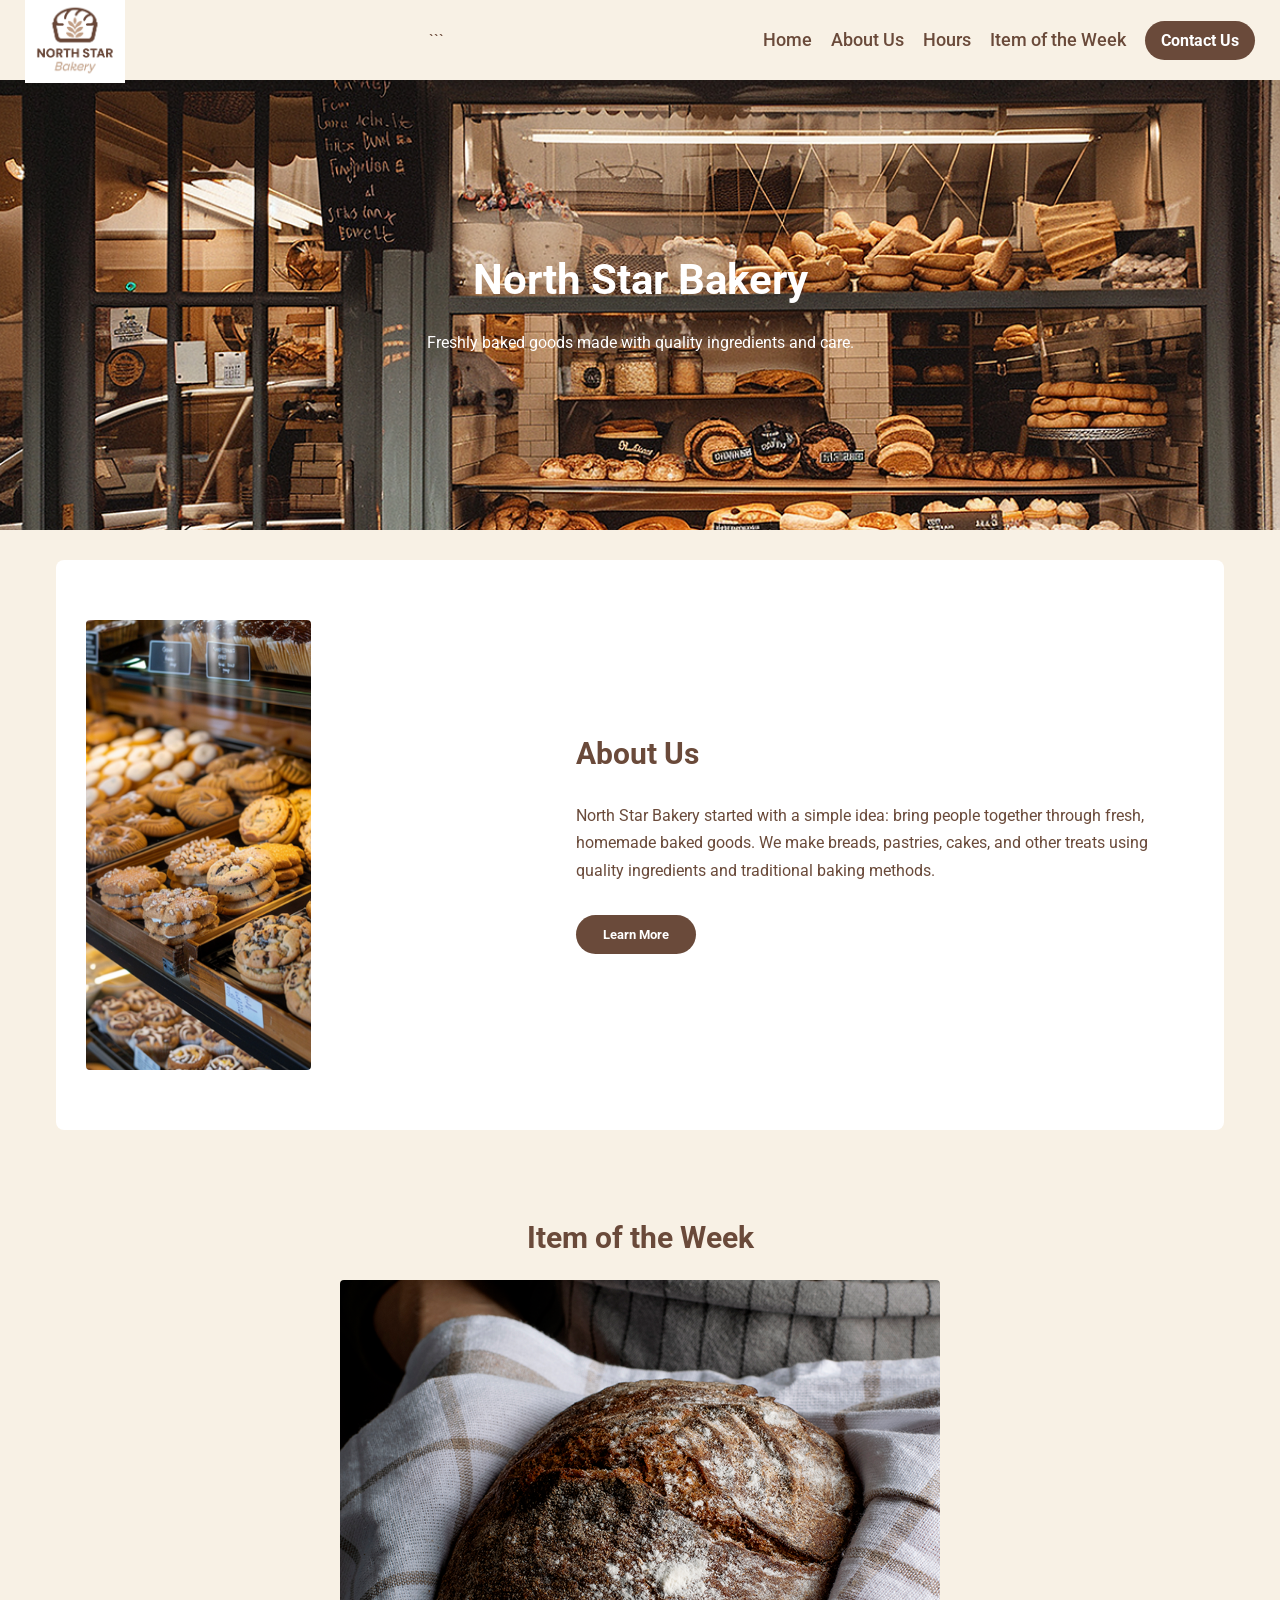
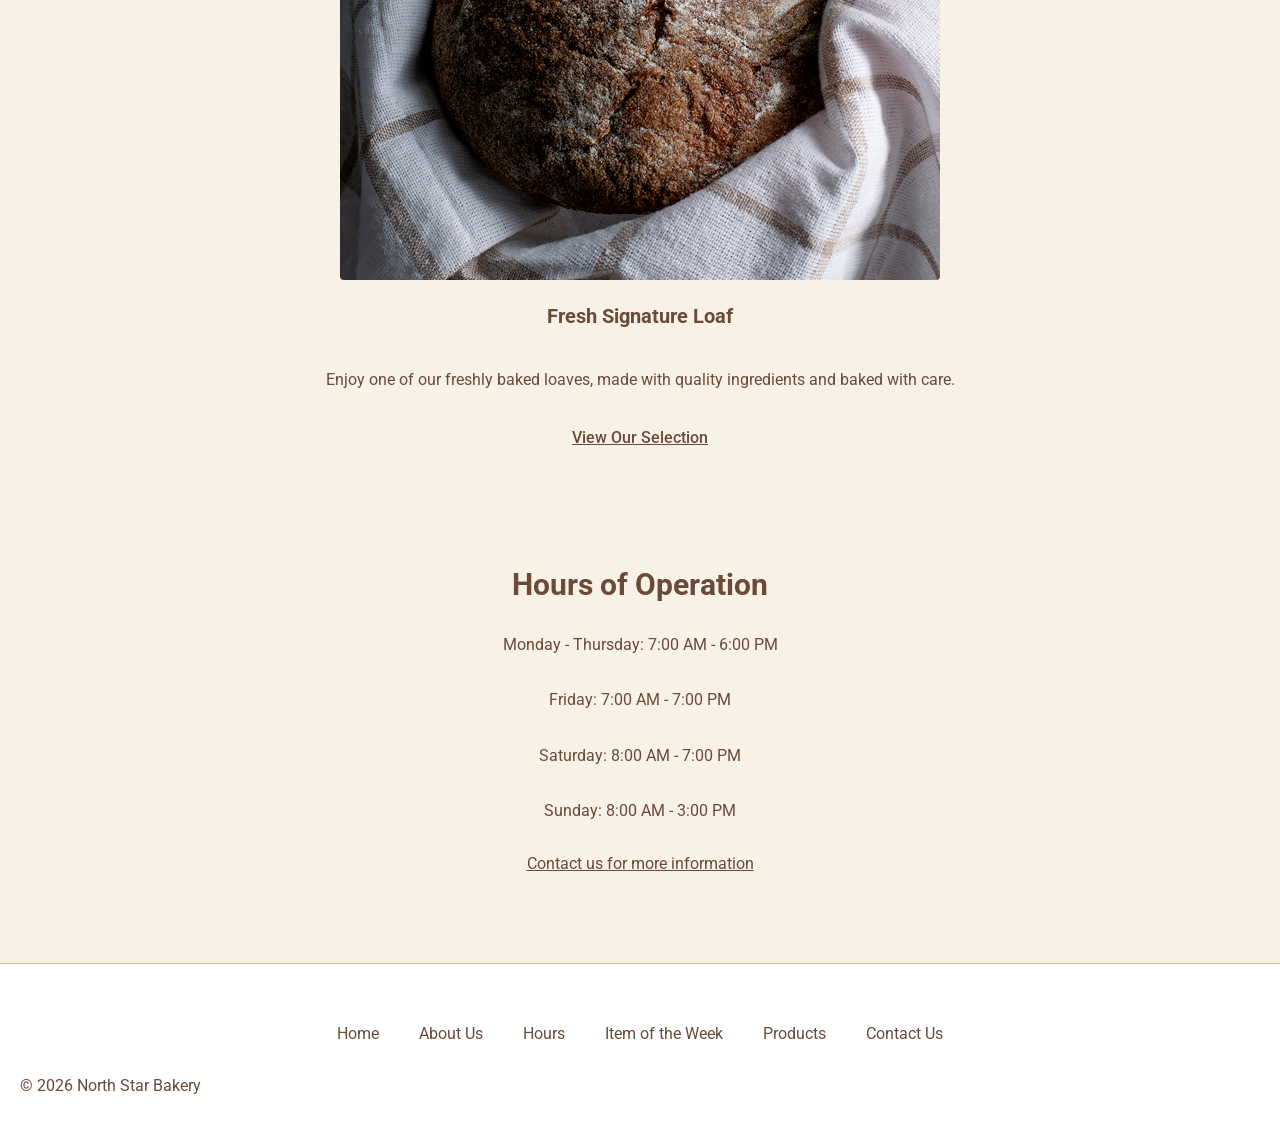
<file: index.html>
<!doctype html>

<html lang="en">
  <head>
    <meta charset="UTF-8" />
    <meta name="viewport" content="width=device-width, initial-scale=1.0" />
    <meta
      name="description"
      content="North Star Bakery offers fresh breads, pastries, cakes, and other homemade baked goods."
    />
    <title>North Star Bakery</title>
    <link rel="stylesheet" href="style.css" />
  </head>

  <body>
    <!-- Navigation -->
    <nav>
      <div class="nav__container">
        <img
          src="assets/bakery-logo_c.png"
          alt="North Star Bakery logo"
          class="nav__logo"
        />

        ```
        <div class="nav__links">
          <a href="#home" class="nav__link">Home</a>
          <a href="#about" class="nav__link">About Us</a>
          <a href="#hours" class="nav__link">Hours</a>
          <a href="#item" class="nav__link">Item of the Week</a>
          <a href="contact.html" class="nav__link">
            <button class="nav__button">Contact Us</button>
          </a>
        </div>
      </div>
    </nav>

    <!-- Main Section -->
    <header id="home">
      <h1 class="home__title">North Star Bakery</h1>

      <p class="home__para">
        Freshly baked goods made with quality ingredients and care.
      </p>
    </header>

    <main>
      <!-- About Us -->
      <section id="about">
        <picture>
          <source
            media="(max-width: 600px)"
            srcset="assets/bakery-feature-small_c.png"
          />

          <img
            src="assets/bakery-feature-small_c.png"
            alt="Fresh baked bread and pastries at North Star Bakery"
            class="about__image"
          />
        </picture>

        <div class="about__container">
          <h2 class="about__title">About Us</h2>

          <p class="about__para">
            North Star Bakery started with a simple idea: bring people together
            through fresh, homemade baked goods. We make breads, pastries,
            cakes, and other treats using quality ingredients and traditional
            baking methods.
          </p>

          <a href="about.html" class="about__button-link">
            <button class="about__button">Learn More</button>
          </a>
        </div>
      </section>

      <!-- Item of the Week -->
      <section id="item">
        <h2 class="item__title">Item of the Week</h2>

        <img
          src="assets/bakery-signature-loaf_c.png"
          alt="Freshly baked signature loaf from North Star Bakery"
          class="item__image"
        />

        <p class="item__para">Fresh Signature Loaf</p>

        <p>
          Enjoy one of our freshly baked loaves, made with quality ingredients
          and baked with care.
        </p>

        <a href="product.html" class="item__product"> View Our Selection </a>
      </section>

      <!-- Hours -->
      <section id="hours">
        <h2 class="hours__title">Hours of Operation</h2>

        <p>Monday - Thursday: 7:00 AM - 6:00 PM</p>
        <p>Friday: 7:00 AM - 7:00 PM</p>
        <p>Saturday: 8:00 AM - 7:00 PM</p>
        <p>Sunday: 8:00 AM - 3:00 PM</p>

        <a href="contact.html" class="hours__link">
          Contact us for more information
        </a>
      </section>
    </main>

    <!-- Footer -->
    <footer>
      <div class="footer__container">
        <div class="footer__links">
          <a href="#home" class="footer__link">Home</a>
          <a href="#about" class="footer__link">About Us</a>
          <a href="#hours" class="footer__link">Hours</a>
          <a href="#item" class="footer__link">Item of the Week</a>
          <a href="product.html" class="footer__link">Products</a>
          <a href="contact.html" class="footer__link">Contact Us</a>
        </div>

        <p>&copy; 2026 North Star Bakery</p>
      </div>
    </footer>
  </body>
</html>
</file>
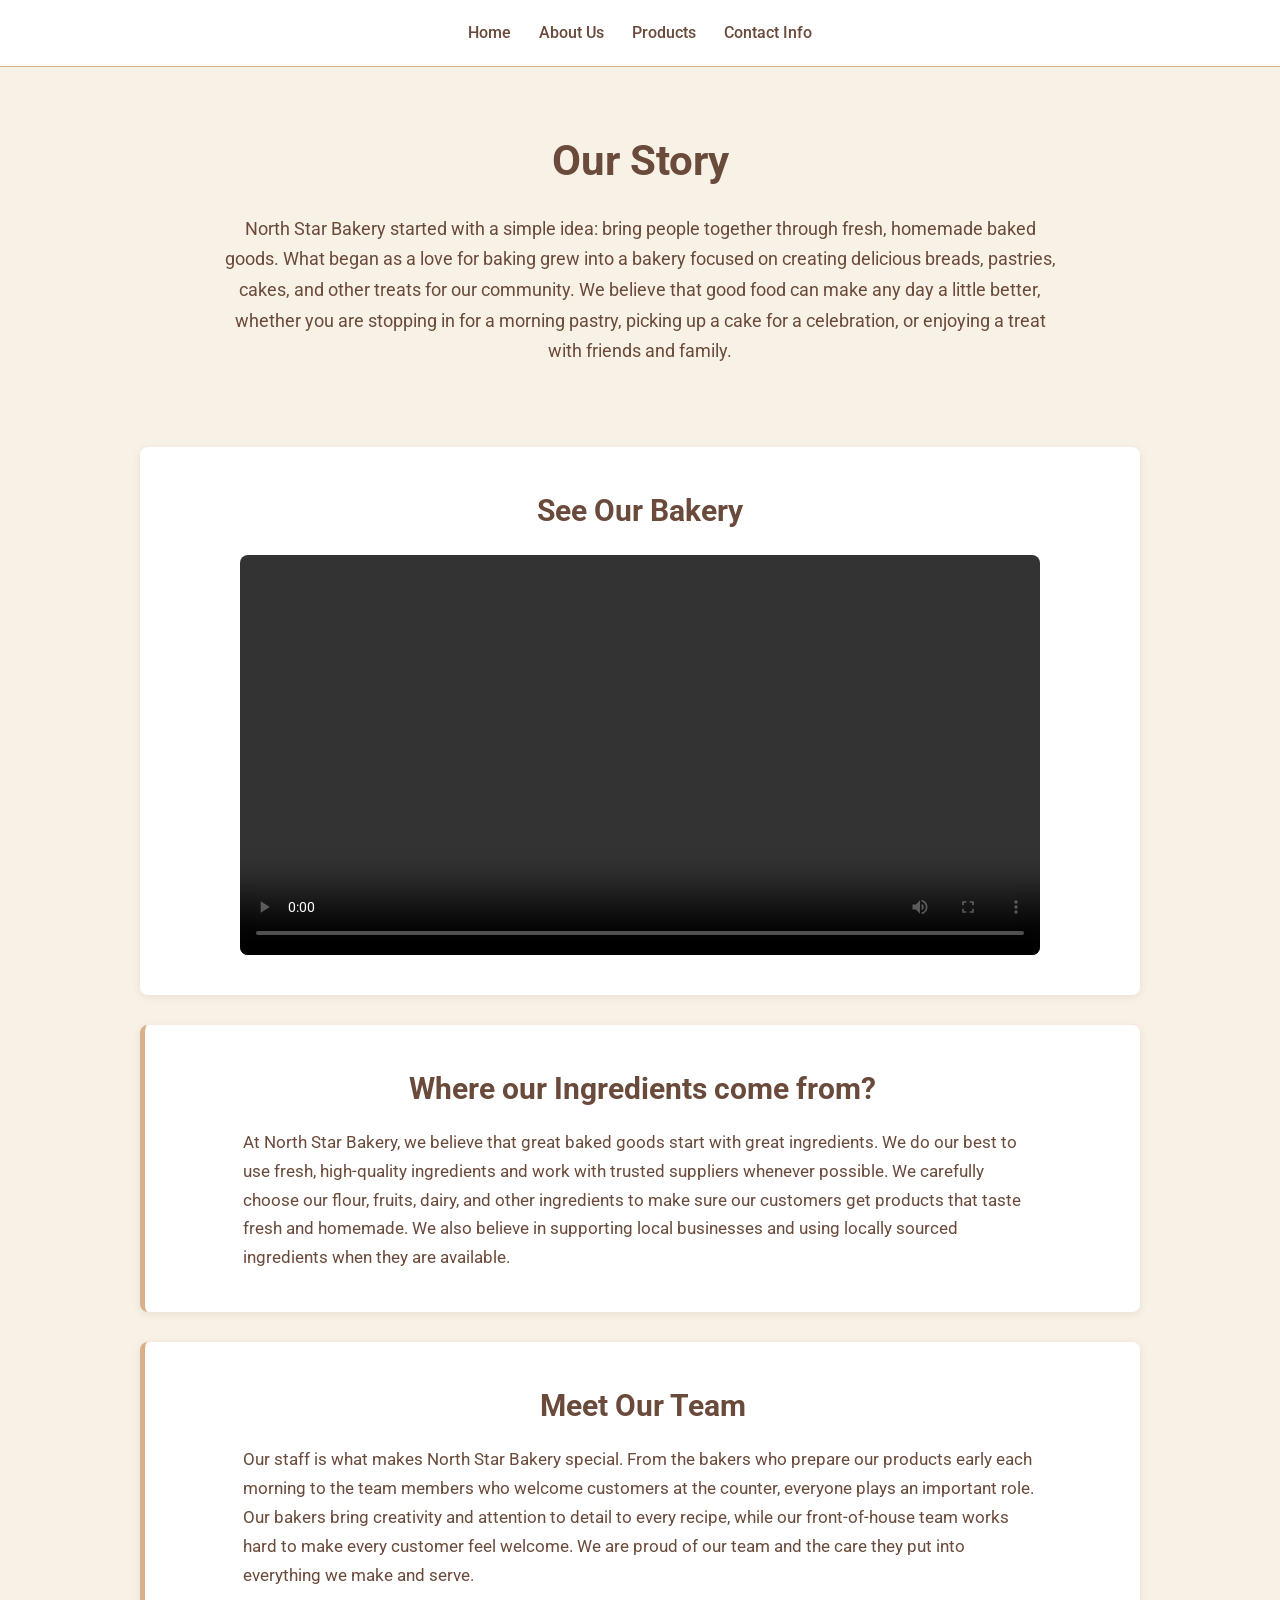
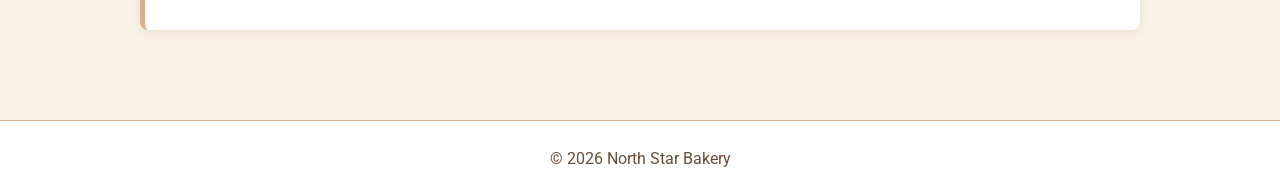
<file: about.html>
<!doctype html>
<html lang="en">
  <head>
    <meta charset="UTF-8" />
    <meta name="viewport" content="width=device-width, initial-scale=1.0" />
    <title>Learn About US</title>
    <link rel="stylesheet" href="about.css">
  </head>
  <body>
    <nav>
      <a href="index.html">Home</a>
      <a href="about.html">About Us</a>
      <a href="product.html">Products</a>
      <a href="contact.html">Contact Info</a>
    </nav>
    <header>
      <h1 class="header__title">Our Story</h1>
      <p class="header__para">
        North Star Bakery started with a simple idea: bring people together
        through fresh, homemade baked goods. What began as a love for baking
        grew into a bakery focused on creating delicious breads, pastries,
        cakes, and other treats for our community. We believe that good food can
        make any day a little better, whether you are stopping in for a morning
        pastry, picking up a cake for a celebration, or enjoying a treat with
        friends and family.
      </p>
    </header>
    <main>
      <section id="bakery-video">
        <h2>See Our Bakery</h2>

        <video controls>
          <source src="assets/bakery-behind-scenes_c.mp4" type="video/mp4" />
          Your browser does not support the video element.
        </video>
      </section>

      <section id="source">
        <h2 class="source__title">Where our Ingredients come from?</h2>
        <p class="source__para">
          At North Star Bakery, we believe that great baked goods start with
          great ingredients. We do our best to use fresh, high-quality
          ingredients and work with trusted suppliers whenever possible. We
          carefully choose our flour, fruits, dairy, and other ingredients to
          make sure our customers get products that taste fresh and homemade. We
          also believe in supporting local businesses and using locally sourced
          ingredients when they are available.
        </p>
      </section>

      <section id="staff">
        <h2 class="staff__title">Meet Our Team</h2>
        <p class="staff__para">
          Our staff is what makes North Star Bakery special. From the bakers who
          prepare our products early each morning to the team members who
          welcome customers at the counter, everyone plays an important role.
          Our bakers bring creativity and attention to detail to every recipe,
          while our front-of-house team works hard to make every customer feel
          welcome. We are proud of our team and the care they put into
          everything we make and serve.
        </p>
      </section>
    </main>

<footer>
  <p>&copy; 2026 North Star Bakery</p>
</footer>

</body>
</html>
</file>
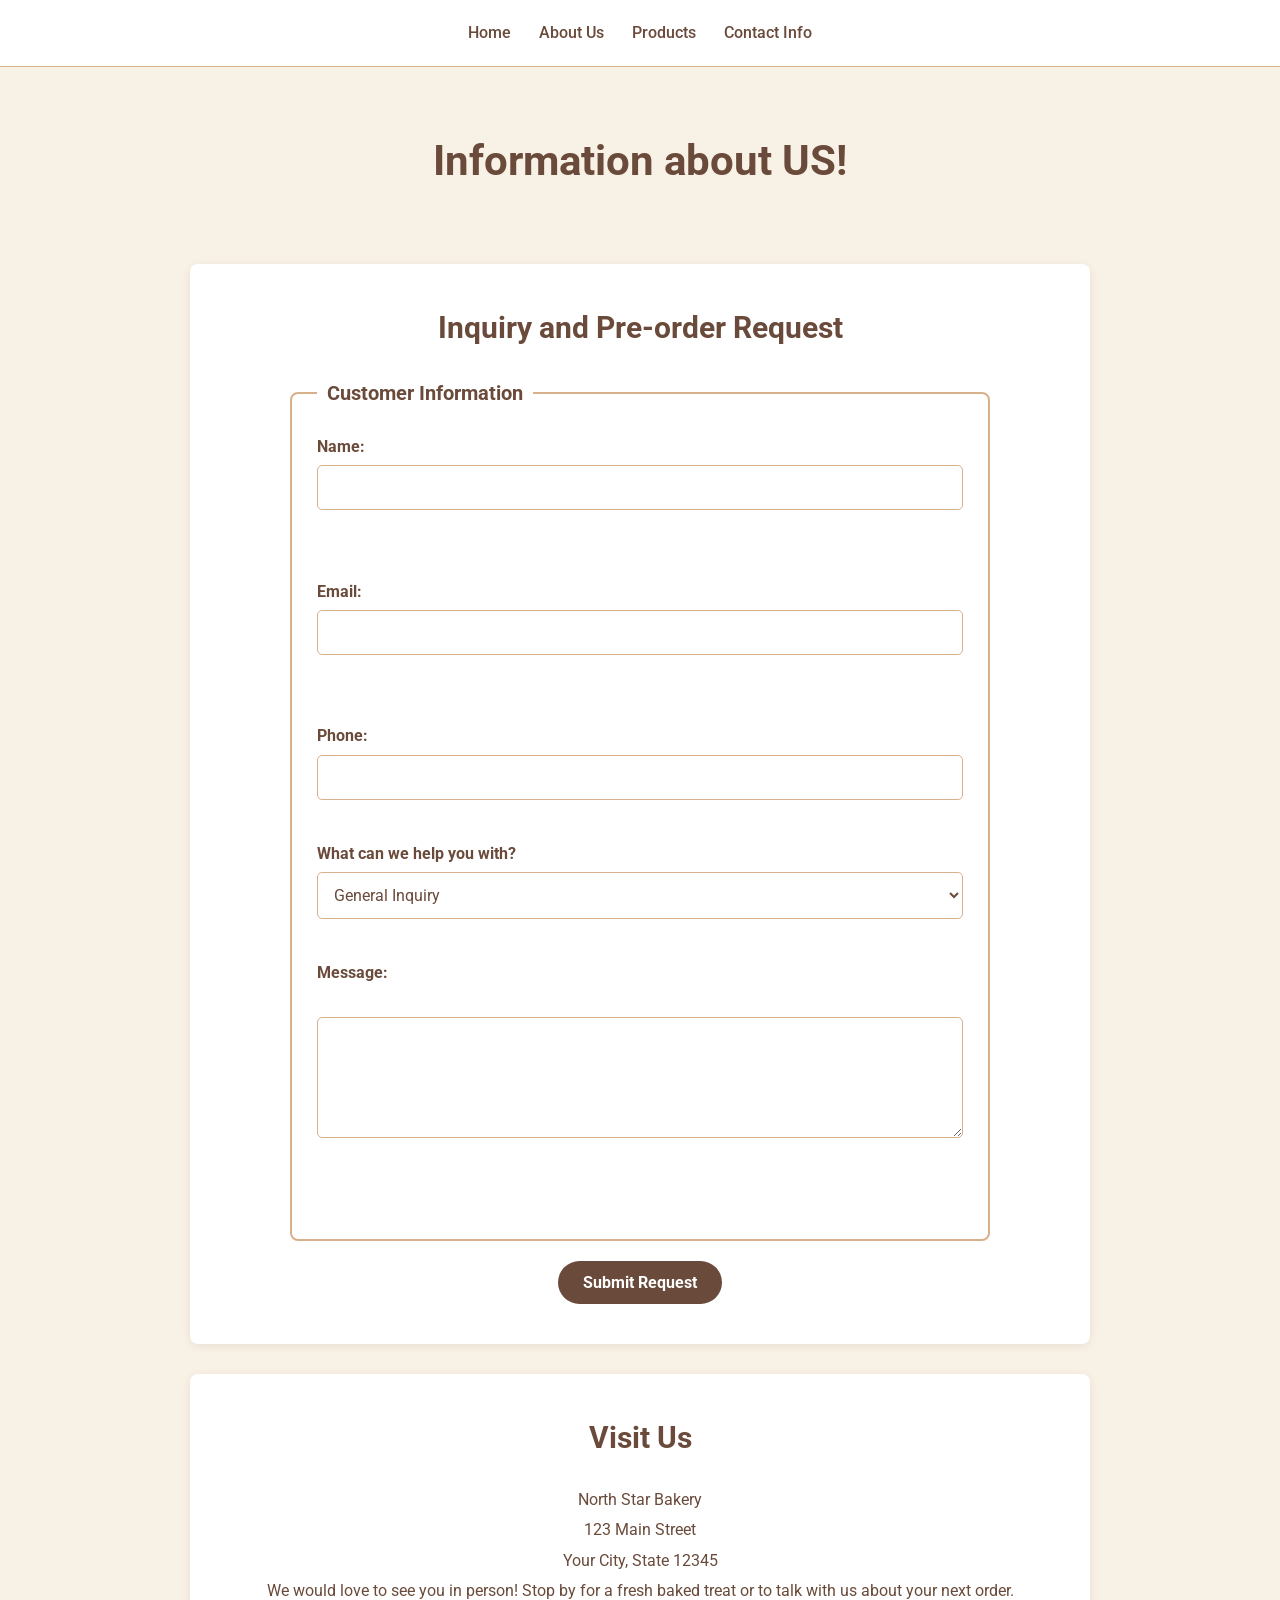
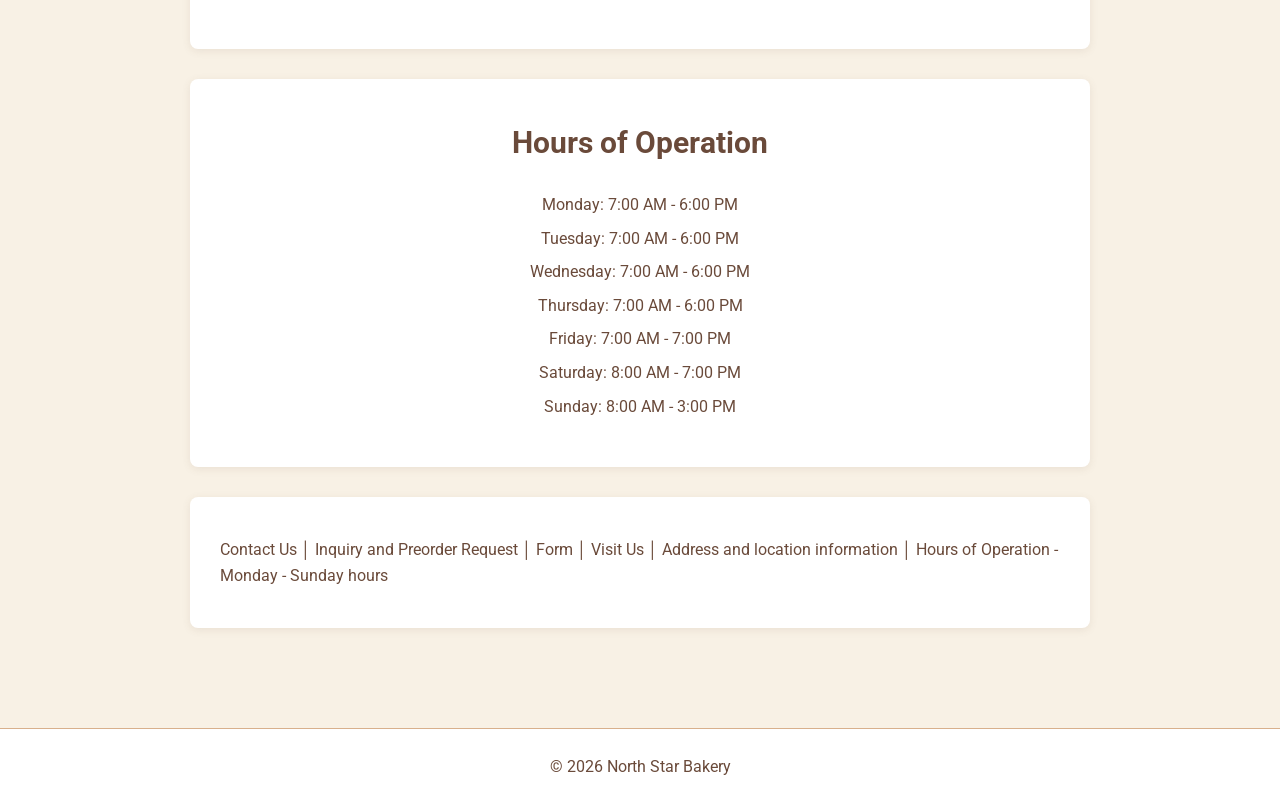
<file: contact.html>
<!doctype html>
<html lang="en">
  <head>
    <meta charset="UTF-8" />
    <meta name="viewport" content="width=device-width, initial-scale=1.0" />
    <title>NSB Contact Info</title>
    <link rel="stylesheet" href="contact.css" />
  </head>
  <body>
    <nav>
      <a href="index.html">Home</a>
      <a href="about.html">About Us</a>
      <a href="product.html">Products</a>
      <a href="contact.html">Contact Info</a>
    </nav>

    <header>
      <h1 class="header__title">Information about US!</h1>
    </header>

    <main>
      <section id="order">
        <h2 class="order__title">Inquiry and Pre-order Request</h2>

        <form id="contactForm" action="#" method="post">
          <fieldset>
            <legend>Customer Information</legend>

            <label for="name">Name:</label>
            <input type="text" id="name" name="name" required />
            <p id="nameError" class="form-error"></p>
            <br /><br />

            <label for="email">Email:</label>
            <input type="email" id="email" name="email" required />
            <p id="emailError" class="form-error"></p>
            <br /><br />

            <label for="phone">Phone:</label>
            <input type="tel" id="phone" name="phone" />

            <br /><br />

            <label for="request">What can we help you with?</label>
            <select id="request" name="request">
              <option value="inquiry">General Inquiry</option>
              <option value="preorder">Preorder Request</option>
              <option value="custom">Custom Order</option>
            </select>

            <br /><br />

            <label for="message">Message:</label>
            <br />
            <textarea
              id="message"
              name="message"
              rows="5"
              cols="40"
              required
            ></textarea>
            <p id="messageError" class="form-error"></p>
            <br /><br />
          </fieldset>

          <input type="submit" value="Submit Request" />
        </form>
      </section>

      <section>
        <h2>Visit Us</h2>

        <p>North Star Bakery</p>
        <p>123 Main Street</p>
        <p>Your City, State 12345</p>

        <p>
          We would love to see you in person! Stop by for a fresh baked treat or
          to talk with us about your next order.
        </p>
      </section>

      <section>
        <h2>Hours of Operation</h2>

        <p>Monday: 7:00 AM - 6:00 PM</p>
        <p>Tuesday: 7:00 AM - 6:00 PM</p>
        <p>Wednesday: 7:00 AM - 6:00 PM</p>
        <p>Thursday: 7:00 AM - 6:00 PM</p>
        <p>Friday: 7:00 AM - 7:00 PM</p>
        <p>Saturday: 8:00 AM - 7:00 PM</p>
        <p>Sunday: 8:00 AM - 3:00 PM</p>
      </section>

      <section>
        Contact Us │ Inquiry and Preorder Request │ Form │ Visit Us │ Address
        and location information │ Hours of Operation - Monday - Sunday hours
      </section>
    </main>

    <footer>
      <p>&copy; 2026 North Star Bakery</p>
    </footer>

    <script src="script.js"></script>
  </body>
</html>
</file>
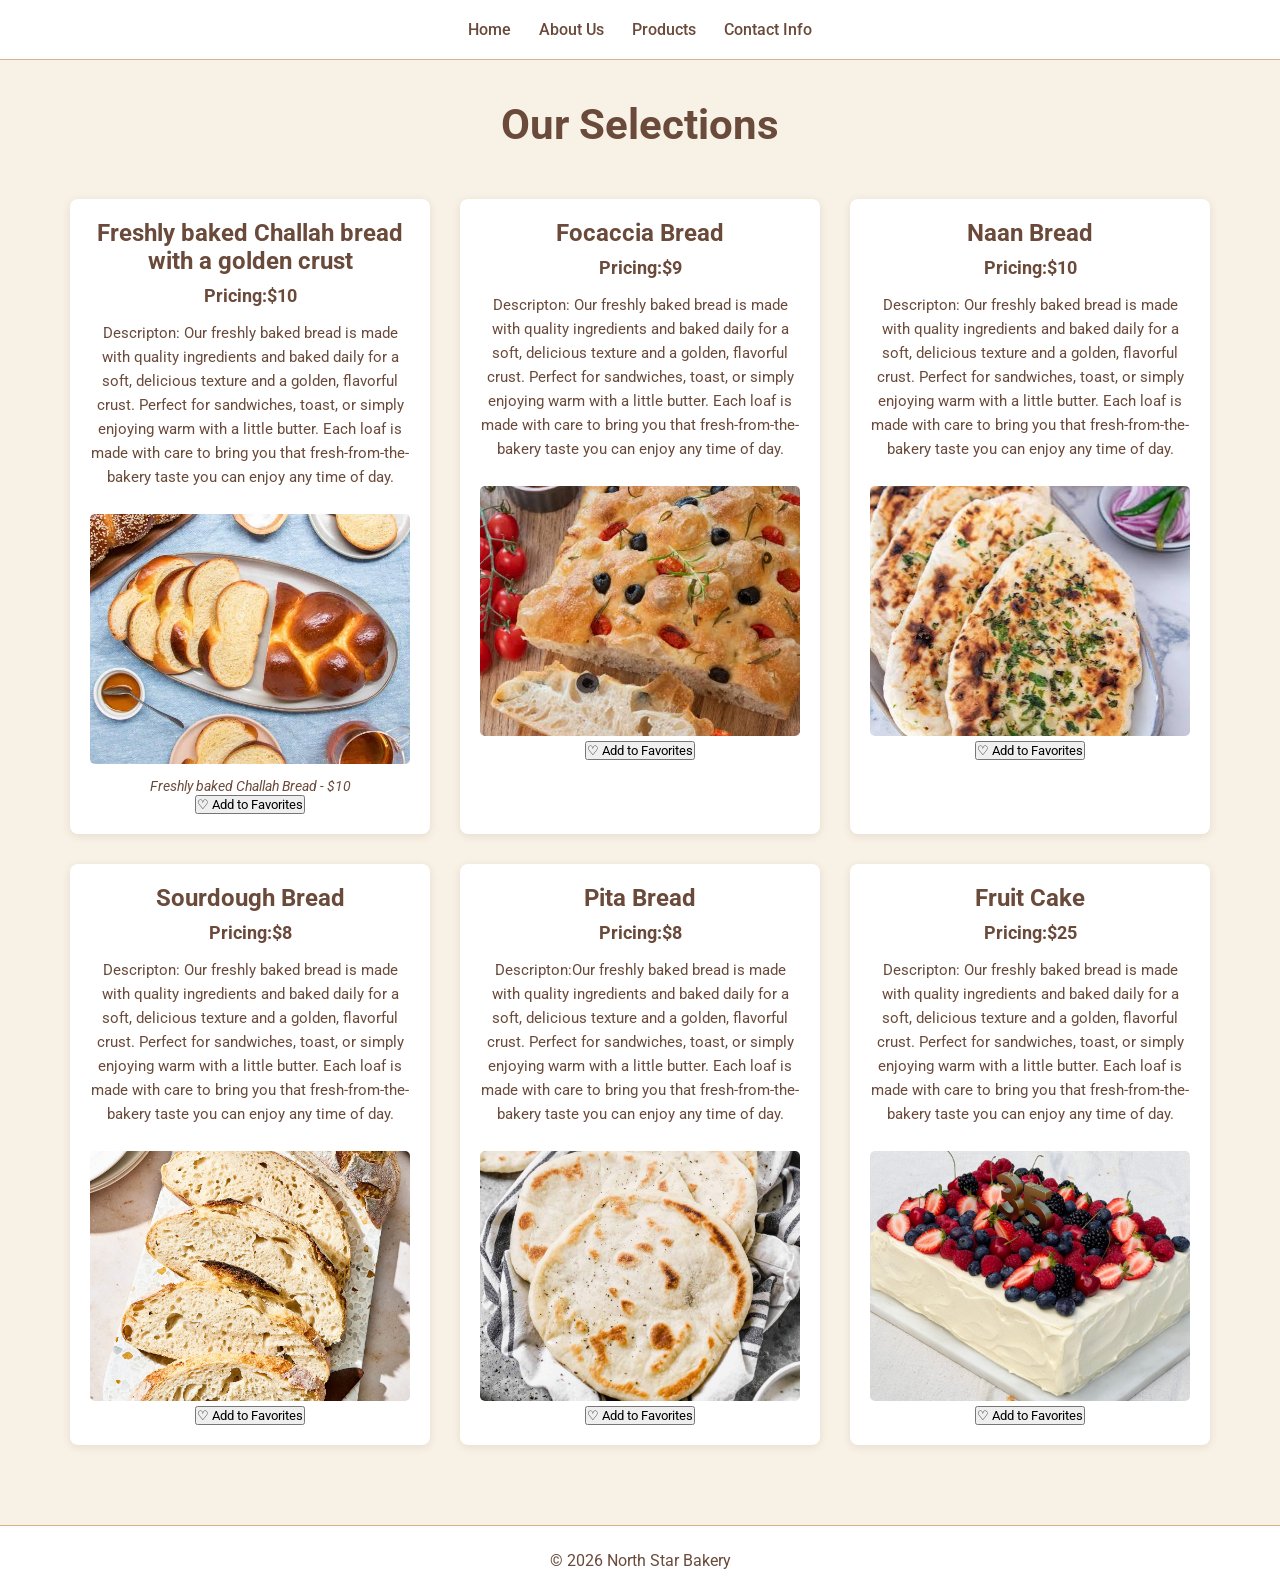
<file: product.html>
<!doctype html>
<html lang="en">
  <head>
    <meta charset="UTF-8" />
    <meta name="viewport" content="width=device-width, initial-scale=1.0" />
    <title>NSB Products</title>
    <link rel="stylesheet" href="product.css" />
  </head>
  <body>
    <nav>
      <a href="index.html">Home</a>
      <a href="about.html">About Us</a>
      <a href="product.html">Products</a>
      <a href="contact.html">Contact Info</a>
    </nav>

    <header>
      <div class="container">
        <div class="row__header">
          <h1 class="header__title">Our Selections</h1>
          <div class="header__grid-container">
            <figure class="header__grid">
              <h2 class="header__grid__title">
                Freshly baked Challah bread with a golden crust
              </h2>
              <span>Pricing:$10</span>
              <p class="header__grid__para">
                Descripton: Our freshly baked bread is made with quality
                ingredients and baked daily for a soft, delicious texture and a
                golden, flavorful crust. Perfect for sandwiches, toast, or
                simply enjoying warm with a little butter. Each loaf is made
                with care to bring you that fresh-from-the-bakery taste you can
                enjoy any time of day.
              </p>
              <img
                src="assets/challah-bread.jpg"
                alt="Freshly baked Challah bread"
                class="header__grid__img"
              />
              <figcaption>Freshly baked Challah Bread - $10</figcaption>
              <button class="favorite-btn" data-product="Challah Bread">
                ♡ Add to Favorites
              </button>
            </figure>
            <figure class="header__grid">
              <h2 class="header__grid__title">Focaccia Bread</h2>
              <span>Pricing:$9</span>
              <p class="header__grid__para">
                Descripton: Our freshly baked bread is made with quality
                ingredients and baked daily for a soft, delicious texture and a
                golden, flavorful crust. Perfect for sandwiches, toast, or
                simply enjoying warm with a little butter. Each loaf is made
                with care to bring you that fresh-from-the-bakery taste you can
                enjoy any time of day.
              </p>
              <img
                src="assets/focaccia-bread.jpg"
                alt=""
                class="header__grid__img"
              />
              <button class="favorite-btn" data-product="Focaccia Bread">
                ♡ Add to Favorites
              </button>
            </figure>
            <figure class="header__grid">
              <h2 class="header__grid__title">Naan Bread</h2>
              <span>Pricing:$10</span>
              <p class="header__grid__para">
                Descripton: Our freshly baked bread is made with quality
                ingredients and baked daily for a soft, delicious texture and a
                golden, flavorful crust. Perfect for sandwiches, toast, or
                simply enjoying warm with a little butter. Each loaf is made
                with care to bring you that fresh-from-the-bakery taste you can
                enjoy any time of day.
              </p>
              <img
                src="assets/Naan-bread.jpg"
                alt=""
                class="header__grid__img"
              />
              <button class="favorite-btn" data-product="Naan Bread">
                ♡ Add to Favorites
              </button>
            </figure>
            <figure class="header__grid">
              <h2 class="header__grid__title">Sourdough Bread</h2>
              <span>Pricing:$8</span>
              <p class="header__grid__para">
                Descripton: Our freshly baked bread is made with quality
                ingredients and baked daily for a soft, delicious texture and a
                golden, flavorful crust. Perfect for sandwiches, toast, or
                simply enjoying warm with a little butter. Each loaf is made
                with care to bring you that fresh-from-the-bakery taste you can
                enjoy any time of day.
              </p>
              <img
                src="assets/No-Knead-Sourdough-Bread.jpg"
                alt=""
                class="header__grid__img"
              />
              <button
                class="favorite-btn"
                data-product="No-Knead Sourdough Bread"
              >
                ♡ Add to Favorites
              </button>
            </figure>
            <figure class="header__grid">
              <h2 class="header__grid__title">Pita Bread</h2>
              <span>Pricing:$8</span>
              <p class="header__grid__para">
                Descripton:Our freshly baked bread is made with quality
                ingredients and baked daily for a soft, delicious texture and a
                golden, flavorful crust. Perfect for sandwiches, toast, or
                simply enjoying warm with a little butter. Each loaf is made
                with care to bring you that fresh-from-the-bakery taste you can
                enjoy any time of day.
              </p>
              <img
                src="assets/Pita-bread.jpg"
                alt=""
                class="header__grid__img"
              />
              <button class="favorite-btn" data-product="Pita Bread">
                ♡ Add to Favorites
              </button>
            </figure>
            <figure class="header__grid">
              <h2 class="header__grid__title">Fruit Cake</h2>
              <span>Pricing:$25</span>
              <p class="header__grid__para">
                Descripton: Our freshly baked bread is made with quality
                ingredients and baked daily for a soft, delicious texture and a
                golden, flavorful crust. Perfect for sandwiches, toast, or
                simply enjoying warm with a little butter. Each loaf is made
                with care to bring you that fresh-from-the-bakery taste you can
                enjoy any time of day.
              </p>
              <img
                src="assets/Strawberry-Blueberry-Layer-Cake-with-Whipped-White-Chocolate-Ganache-scaled.jpg"
                alt=""
                class="header__grid__img"
              />
              <button
                class="favorite-btn"
                data-product="Strawberry Blueberry Layer Cake"
              >
                ♡ Add to Favorites
              </button>
            </figure>
          </div>
        </div>
      </div>
    </header>
    <footer>
      <p>&copy; 2026 North Star Bakery</p>
    </footer>

    <script src="script.js"></script>
  </body>
</html>
</file>
<file: style.css>
@import url("https://fonts.googleapis.com/css2?family=Roboto:ital,wght@0,100..900;1,100..900&display=swap");

:root {
  --brown: #6a4a3a;
  --cream: #f8f1e5;
  --light-brown: #d8b08c;
  --white: #ffffff;
}

* {
  box-sizing: border-box;
  padding: 0;
  margin: 0;
  font-family: Roboto, sans-serif;
}

body {
  background-color: var(--cream);
  color: var(--brown);
}

/* Navigation Bar */

nav {
  height: 80px;
  width: 100%;
}

.nav__container {
  display: flex;
  justify-content: space-between;
  align-items: center;
  padding: 10px 25px;
  margin: 0 auto;
  height: 100%;
  max-width: 1280px;
}

.nav__logo {
  width: 100px;
}

.nav__links {
  font-size: 18px;
}

.nav__link {
  text-decoration: none;
  color: var(--brown);
  font-weight: 500;
  margin-left: 15px;
  transition: color 0.2s ease;
}

.nav__link:hover {
  color: var(--light-brown);
}

.nav__button {
  border-radius: 9999px;
  border: none;
  color: var(--white);
  font-size: 16px;
  font-weight: 700;
  background-color: var(--brown);
  padding: 10px 16px;
  cursor: pointer;
  transition: background-color 0.2s ease;
}

.nav__button:hover {
  background-color: var(--light-brown);
}

/* Heading */

#home {
  height: 50vh;
  background-image: url(assets/bakery-storefront_c.png);
  background-size: cover;
  color: white;
  display: flex;
  flex-direction: column;
  justify-content: center;
  align-items: center;
  gap: 16px;
  text-align: center;
}

#home h1,
#home p {
  color: var(--white);
}

.home__para {
  text-align: center;
  color: white;
}

/* About us */

#about {
  padding: 60px 30px;
  display: flex;
  gap: 20px;
  background-color: var(--white);
  border-radius: 8px;
  margin: 30px 16px;
}

.about__container {
  gap: 16px;
  display: flex;
  flex-direction: column;
  justify-content: center;
}

.about__para {
  max-width: 600px;
  line-height: 1.7;
}

.about__image {
  width: 50%;
  height: 50vh;
  object-fit: cover;
  border-radius: 4px;
}

.about__button {
  border-radius: 9999px;
  width: 120px;
  padding: 12px 0;
  background-color: var(--brown);
  color: var(--white);
  border: none;
  font-weight: 700;
  cursor: pointer;
  transition: background-color 0.2s ease;
}

.about__button:hover {
  background-color: var(--light-brown);
}

/* Item */

#item {
  display: flex;
  flex-direction: column;
  justify-content: center;
  align-items: center;
  background-color: var(--cream);
  padding: 60px 30px;
  text-align: center;
  gap: 20px;
}

.item__title {
  margin-bottom: 5px;
}

.item__para {
  font-size: 20px;
  font-weight: 700;
}

.item__image {
  max-width: 600px;
  width: 100%;
  height: auto;
  border-radius: 4px;
}

.item__product {
  border: none;
  text-decoration: underline;
  color: #6a4a3a;
  color: var(--brown);
  font-weight: 500;
  transition: color 0.2s ease;
}

.item__product:hover {
  color: var(--light-brown);
}

#hours {
  display: flex;
  flex-direction: column;
  justify-content: center;
  align-items: center;
  padding: 24px;
}

.hours__link {
  text-decoration: underline;
  color: #6a4a3a;
}

/* Footer */

footer {
  background-color: var(--white);
  border-top: 1px solid var(--light-brown);
  margin-top: 30px;
}

.footer__links {
  display: flex;
  flex-direction: row;
  justify-content: center;
  gap: 10px;
  flex-wrap: wrap;
  padding: 20px;
}

.footer__link {
  color: var(--brown);
  text-decoration: none;
  padding: 10px 15px;
  transition: color 0.2s ease;
}

.footer__link:hover {
  color: var(--light-brown);
}

img {
  max-width: 100%;
  height: auto;
  display: block;
}

/* Mobile Layout */

main {
  max-width: 1200px;
  margin: 0 auto;
}

#about {
  padding: 60px 30px;
  align-items: center;
}

.about__image {
  width: 50%;
  object-fit: cover;
}

.about__container {
  flex: 1;
  padding: 20px;
}

#item {
  padding: 60px 30px;
  gap: 20px;
}

#hours {
  padding: 60px 30px;
  gap: 15px;
}

footer {
  padding: 30px 20px;
}

h1,
h2 {
  color: var(--brown);
}

h1 {
  font-size: 42px;
  margin-bottom: 10px;
}

h2 {
  font-size: 30px;
  margin-bottom: 15px;
}

p {
  line-height: 1.6;
}

main {
  width: 100%;
}

header:not(#home) {
  max-width: 1200px;
  margin: 0 auto;
  padding: 50px 30px 30px;
  text-align: center;
}

header:not(#home) h1 {
  margin-bottom: 15px;
}

section {
  max-width: 1200px;
  margin: 0 auto;
  padding: 40px 30px;
}

section h2 {
  margin-bottom: 15px;
}

section p {
  max-width: 800px;
  margin: 0 auto 15px;
}

/* Media Layout */

/* Mobile Layout */
@media (max-width: 600px) {
  h1 {
    font-size: 32px;
  }

  h2 {
    font-size: 25px;
  }

  .nav__link {
    margin-left: 0;
  }

  #about {
    margin: 20px 10px;
    padding: 25px 15px;
  }

  #item {
    padding: 40px 15px;
  }

  nav {
    height: auto;
  }

  .nav__container {
    flex-direction: column;
    gap: 15px;
    padding: 15px;
  }

  .nav__links {
    display: flex;
    flex-wrap: wrap;
    justify-content: center;
    gap: 10px;
    font-size: 16px;
  }

  #home {
    height: 40vh;
    padding: 20px;
  }

  #about {
    flex-direction: column;
    padding: 30px 16px;
  }

  .about__image {
    width: 100%;
    height: auto;
  }

  #item {
    padding: 30px 16px;
    text-align: center;
  }

  .item__image {
    width: 100%;
    height: auto;
  }

  #hours {
    padding: 30px 16px;
    text-align: center;
  }

  .footer__links {
    flex-wrap: wrap;
    gap: 10px;
  }

  .footer__link {
    padding: 10px;
  }
}

/* Tablet Layout */
@media (min-width: 601px) and (max-width: 900px) {
  .nav__container {
    padding: 10px 15px;
  }

  .nav__links {
    font-size: 16px;
  }

  #about {
    gap: 15px;
    padding: 40px 20px;
  }

  .about__image {
    width: 45%;
    height: auto;
  }

  .about__container {
    padding: 10px;
  }

  #item {
    padding: 40px 20px;
  }

  #hours {
    padding: 40px 20px;
  }
}
</file>
<file: about.css>
@import url("https://fonts.googleapis.com/css2?family=Roboto:ital,wght@0,100..900;1,100..900&display=swap");

/* =========================
   General Styles
========================= */

* {
  box-sizing: border-box;
  margin: 0;
  padding: 0;
  font-family: Roboto, sans-serif;
}

body {
  background-color: #f8f1e5;
  color: #6a4a3a;
  line-height: 1.6;
}

/* =========================
   Navigation
========================= */

nav {
  width: 100%;
  padding: 20px;
  text-align: center;
  background-color: #ffffff;
  border-bottom: 1px solid #d8b08c;
}

nav a {
  color: #6a4a3a;
  text-decoration: none;
  margin: 0 12px;
  font-weight: 500;
  transition: color 0.2s ease;
}

nav a:hover {
  color: #d8b08c;
}

/* =========================
   Main Story Header
========================= */

header {
  max-width: 900px;
  margin: 0 auto;
  padding: 60px 30px 40px;
  text-align: center;
}

.header__title {
  font-size: 42px;
  margin-bottom: 20px;
  color: #6a4a3a;
}

.header__para {
  font-size: 18px;
  line-height: 1.7;
}

/* =========================
   Main Sections
========================= */

main {
  width: 100%;
  padding: 10px 20px 40px;
}

section {
  max-width: 1000px;
  margin: 30px auto;
  padding: 40px 30px;
  background-color: #ffffff;
  border-radius: 8px;
  box-shadow: 0 2px 8px rgba(106, 74, 58, 0.1);
}

section h2 {
  font-size: 30px;
  margin-bottom: 15px;
  text-align: center;
}

section p {
  max-width: 800px;
  margin: 0 auto;
  line-height: 1.7;
}

/* =========================
   Ingredients Section
========================= */

#source {
  border-left: 5px solid #d8b08c;
}

.source__title {
  color: #6a4a3a;
}

.source__para {
  font-size: 17px;
}

/* =========================
   Staff Section
========================= */

#staff {
  border-left: 5px solid #d8b08c;
}

.staff__title {
  color: #6a4a3a;
}

.staff__para {
  font-size: 17px;
}

/* =========================
   Bakery Video
========================= */

#bakery-video {
  text-align: center;
}

#bakery-video h2 {
  margin-bottom: 20px;
}

#bakery-video video {
  display: block;
  width: 100%;
  max-width: 800px;
  height: auto;
  margin: 0 auto;
  border-radius: 8px;
}

/* =========================
   Footer
========================= */

footer {
  background-color: #ffffff;
  border-top: 1px solid #d8b08c;
  padding: 25px;
  text-align: center;
  margin-top: 20px;
}

footer p {
  color: #6a4a3a;
}

/* =========================
   Tablet Layout
   601px - 900px
========================= */

@media (min-width: 601px) and (max-width: 900px) {
  nav {
    padding: 15px;
  }

  nav a {
    margin: 0 8px;
    font-size: 16px;
  }

  header {
    padding: 50px 25px 30px;
  }

  .header__title {
    font-size: 36px;
  }

  .header__para {
    font-size: 17px;
  }

  main {
    padding: 10px 15px 30px;
  }

  section {
    padding: 35px 25px;
  }

  section h2 {
    font-size: 27px;
  }
}

/* =========================
   Mobile Layout
   600px and smaller
========================= */

@media (max-width: 600px) {
  nav {
    padding: 15px 10px;
  }

  nav a {
    display: inline-block;
    margin: 5px 7px;
    font-size: 15px;
  }

  header {
    padding: 40px 20px 25px;
  }

  .header__title {
    font-size: 32px;
  }

  .header__para {
    font-size: 16px;
  }

  main {
    padding: 5px 10px 25px;
  }

  section {
    margin: 20px auto;
    padding: 30px 20px;
  }

  section h2 {
    font-size: 25px;
  }

  section p {
    font-size: 16px;
  }

  #bakery-video video {
    width: 100%;
  }

  footer {
    padding: 20px 10px;
  }
}
</file>
<file: contact.css>
@import url("https://fonts.googleapis.com/css2?family=Roboto:ital,wght@0,100..900;1,100..900&display=swap");

/* =========================
   General Styles
========================= */

* {
  box-sizing: border-box;
  margin: 0;
  padding: 0;
  font-family: Roboto, sans-serif;
}

body {
  background-color: #f8f1e5;
  color: #6a4a3a;
  line-height: 1.6;
}

/* =========================
   Navigation
========================= */

nav {
  width: 100%;
  padding: 20px;
  text-align: center;
  background-color: #ffffff;
  border-bottom: 1px solid #d8b08c;
}

nav a {
  color: #6a4a3a;
  text-decoration: none;
  margin: 0 12px;
  font-weight: 500;
  transition: color 0.2s ease;
}

nav a:hover {
  color: #d8b08c;
}

/* =========================
   Page Header
========================= */

header {
  max-width: 900px;
  margin: 0 auto;
  padding: 60px 30px 30px;
  text-align: center;
}

.header__title {
  font-size: 42px;
  color: #6a4a3a;
}

/* =========================
   Main Content
========================= */

main {
  width: 100%;
  padding: 10px 20px 50px;
}

section {
  max-width: 900px;
  margin: 30px auto;
  padding: 40px 30px;
  background-color: #ffffff;
  border-radius: 8px;
  box-shadow: 0 2px 8px rgba(106, 74, 58, 0.1);
}

section h2 {
  text-align: center;
  font-size: 30px;
  margin-bottom: 25px;
  color: #6a4a3a;
}

section p {
  margin-bottom: 8px;
}

/* =========================
   Contact Form
========================= */

form {
  width: 100%;
  max-width: 700px;
  margin: 0 auto;
}

fieldset {
  border: 2px solid #d8b08c;
  border-radius: 8px;
  padding: 25px;
}

legend {
  padding: 0 10px;
  font-size: 20px;
  font-weight: 700;
  color: #6a4a3a;
}

/* Labels */

label {
  display: block;
  margin-bottom: 6px;
  font-weight: 700;
}

/* Text Inputs */

input[type="text"],
input[type="email"],
input[type="tel"],
select,
textarea {
  width: 100%;
  padding: 12px;
  margin-bottom: 15px;
  border: 1px solid #d8b08c;
  border-radius: 5px;
  background-color: #ffffff;
  color: #6a4a3a;
  font-size: 16px;
}

/* Textarea */

textarea {
  resize: vertical;
  min-height: 120px;
}

/* Input Focus */

input:focus,
select:focus,
textarea:focus {
  outline: 2px solid #d8b08c;
  border-color: #6a4a3a;
}

/* Submit Button */

input[type="submit"] {
  display: block;
  margin: 20px auto 0;
  padding: 12px 25px;
  border: none;
  border-radius: 9999px;
  background-color: #6a4a3a;
  color: #ffffff;
  font-size: 16px;
  font-weight: 700;
  cursor: pointer;
  transition: background-color 0.2s ease;
}

input[type="submit"]:hover {
  background-color: #d8b08c;
}

/* =========================
   Location Section
========================= */

section:nth-of-type(2) {
  text-align: center;
}

section:nth-of-type(2) p {
  margin-bottom: 5px;
}

/* =========================
   Hours Section
========================= */

section:nth-of-type(3) {
  text-align: center;
}

section:nth-of-type(3) p {
  margin-bottom: 8px;
}

/* =========================
   Footer
========================= */

footer {
  background-color: #ffffff;
  border-top: 1px solid #d8b08c;
  padding: 25px;
  text-align: center;
  margin-top: 20px;
}

footer p {
  color: #6a4a3a;
}

/* =========================
   Tablet Layout
   601px - 900px
========================= */

@media (min-width: 601px) and (max-width: 900px) {
  nav {
    padding: 15px;
  }

  nav a {
    margin: 0 8px;
    font-size: 16px;
  }

  header {
    padding: 50px 25px 30px;
  }

  .header__title {
    font-size: 36px;
  }

  main {
    padding: 10px 15px 40px;
  }

  section {
    padding: 35px 25px;
  }

  section h2 {
    font-size: 27px;
  }

  form {
    max-width: 650px;
  }
}

/* =========================
   Mobile Layout
   600px and smaller
========================= */

@media (max-width: 600px) {
  nav {
    padding: 15px 10px;
  }

  nav a {
    display: inline-block;
    margin: 5px 7px;
    font-size: 15px;
  }

  header {
    padding: 40px 20px 25px;
  }

  .header__title {
    font-size: 32px;
  }

  main {
    padding: 5px 10px 30px;
  }

  section {
    margin: 20px auto;
    padding: 30px 18px;
  }

  section h2 {
    font-size: 25px;
  }

  fieldset {
    padding: 20px 15px;
  }

  legend {
    font-size: 18px;
  }

  input[type="text"],
  input[type="email"],
  input[type="tel"],
  select,
  textarea {
    font-size: 16px;
  }

  input[type="submit"] {
    width: 100%;
    max-width: 250px;
  }

  footer {
    padding: 20px 10px;
  }
}

/* JavaScript Validation Messages */

.form-error {
  color: #a33a3a;
  font-size: 14px;
  font-weight: 700;
  margin-top: -10px;
  margin-bottom: 12px;
}

/* Favorite Button */

.favorite-btn {
  margin-top: 15px;
  padding: 10px 18px;
  border: none;
  border-radius: 9999px;
  background-color: #6a4a3a;
  color: #ffffff;
  font-size: 15px;
  font-weight: 700;
  cursor: pointer;
  transition: background-color 0.2s ease;
}

.favorite-btn:hover {
  background-color: #d8b08c;
}
</file>
<file: product.css>
@import url("https://fonts.googleapis.com/css2?family=Roboto:ital,wght@0,100..900;1,100..900&display=swap");

/* General Styles */

* {
  box-sizing: border-box;
  margin: 0;
  padding: 0;
  font-family: Roboto, sans-serif;
}

body {
  background-color: #f8f1e5;
  color: #6a4a3a;
}

/* Navigation */

nav {
  width: 100%;
  padding: 20px;
  text-align: center;
  background-color: #ffffff;
  border-bottom: 1px solid #d8b08c;
}

nav a {
  color: #6a4a3a;
  text-decoration: none;
  margin: 0 12px;
  font-weight: 500;
  transition: color 0.2s ease;
}

nav a:hover {
  color: #d8b08c;
}

/* Page Header */

.header__title {
  text-align: center;
  font-size: 42px;
  margin: 40px 0 30px;
}

/* Product Grid */

.header__grid-container {
  display: grid;
  grid-template-columns: repeat(3, 1fr);
  gap: 30px;
  max-width: 1200px;
  margin: 0 auto;
  padding: 20px 30px 60px;
}

/* Product Cards */

.header__grid {
  background-color: #ffffff;
  border-radius: 8px;
  padding: 20px;
  text-align: center;
  box-shadow: 0 2px 8px rgba(106, 74, 58, 0.12);
  transition: transform 0.2s ease, box-shadow 0.2s ease;
}

.header__grid:hover {
  transform: translateY(-4px);
  box-shadow: 0 5px 14px rgba(106, 74, 58, 0.18);
}

/* Product Names */

.header__grid__title {
  font-size: 24px;
  margin-bottom: 10px;
}

/* Product Price */

.header__grid span {
  display: block;
  font-weight: 700;
  font-size: 18px;
  margin-bottom: 15px;
  color: #6a4a3a;
}

/* Product Description */

.header__grid__para {
  line-height: 1.6;
  font-size: 15px;
  margin-bottom: 15px;
}

/* Product Images */

.header__grid__img {
  width: 100%;
  height: 250px;
  object-fit: cover;
  border-radius: 5px;
  margin-top: 10px;
}

/* Figure Caption */

.header__grid figcaption {
  margin-top: 10px;
  font-size: 14px;
  font-style: italic;
  color: #6a4a3a;
}

/* Footer */

footer {
  background-color: #ffffff;
  border-top: 1px solid #d8b08c;
  padding: 25px;
  text-align: center;
  margin-top: 20px;
}

footer p {
  color: #6a4a3a;
}

/* Tablet Layout */

@media (min-width: 601px) and (max-width: 900px) {
  nav {
    padding: 15px;
  }

  nav a {
    margin: 0 8px;
    font-size: 16px;
  }

  .header__title {
    font-size: 36px;
    margin-top: 35px;
  }

  .header__grid-container {
    grid-template-columns: repeat(2, 1fr);
    gap: 20px;
    padding: 20px;
  }

  .header__grid__img {
    height: 220px;
  }
}

/* Mobile Layout */

@media (max-width: 600px) {
  nav {
    padding: 15px 10px;
  }

  nav a {
    display: inline-block;
    margin: 5px 7px;
    font-size: 15px;
  }

  .header__title {
    font-size: 32px;
    margin: 30px 15px 20px;
  }

  .header__grid-container {
    grid-template-columns: 1fr;
    gap: 20px;
    padding: 15px;
  }

  .header__grid {
    padding: 18px;
  }

  .header__grid__title {
    font-size: 22px;
  }

  .header__grid__para {
    font-size: 15px;
  }

  .header__grid__img {
    height: auto;
    max-height: 300px;
  }

  footer {
    padding: 20px 10px;
  }
}
</file>
